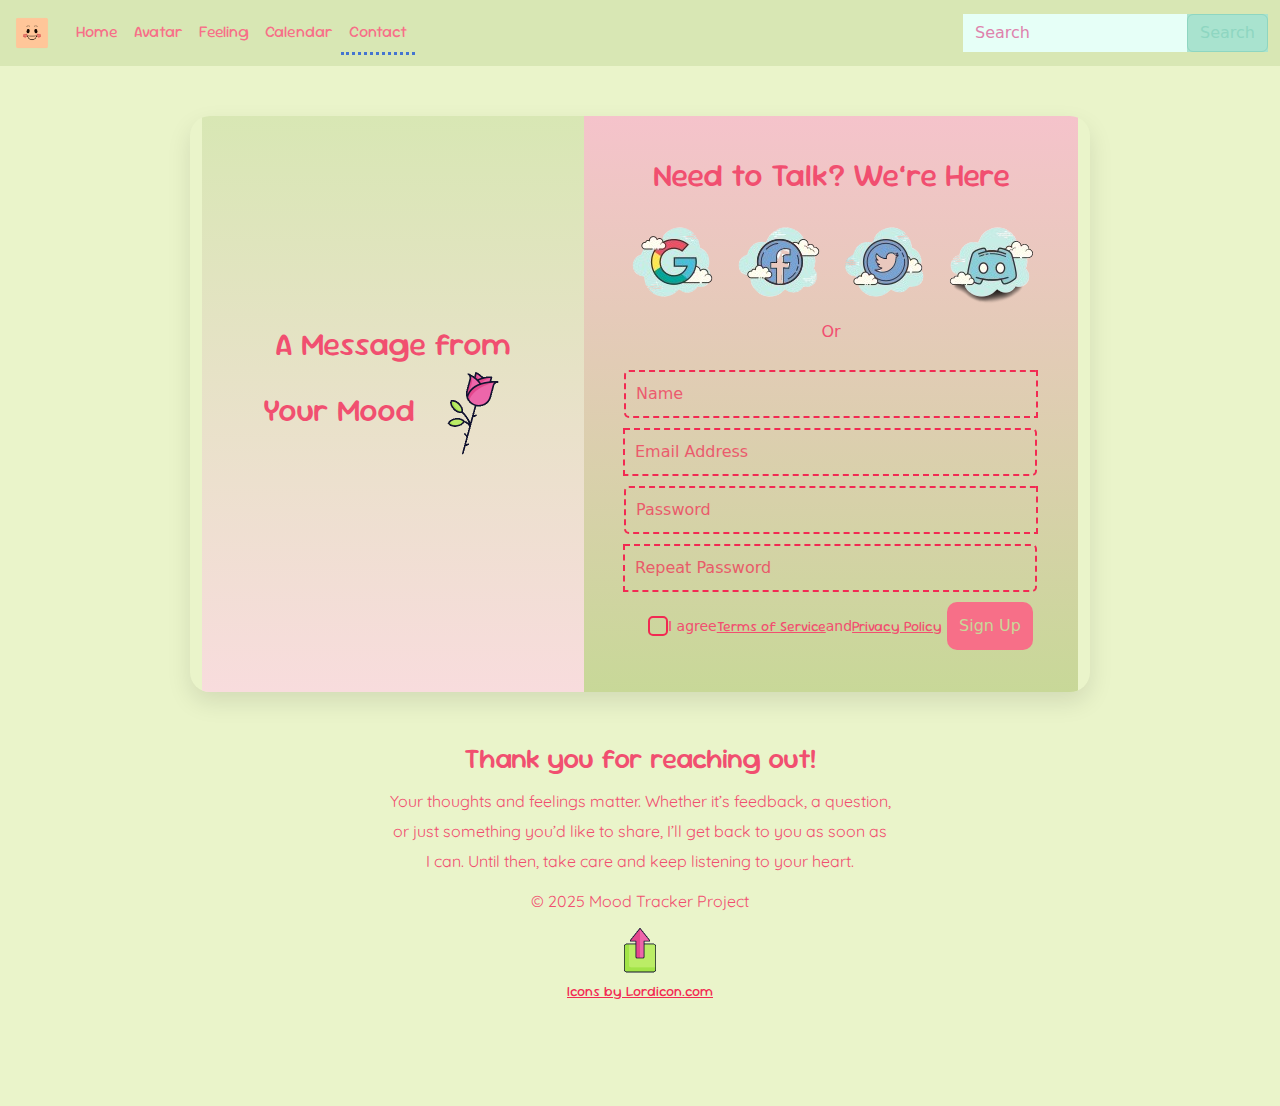
<file: contact.html>
<!DOCTYPE html>
<html lang="en">
  <head>
    <meta charset="UTF-8" />
    <meta name="viewport" content="width=device-width, initial-scale=1.0" />
    <link rel="icon" type="image/png" href="image/happy.png" />
    <title>Contact</title>
    <link
      href="https://cdnjs.cloudflare.com/ajax/libs/font-awesome/6.0.0-beta3/css/all.min.css"
      rel="stylesheet"
    />
    <link
      href="https://cdn.jsdelivr.net/npm/bootstrap@5.3.3/dist/css/bootstrap.min.css"
      rel="stylesheet"
      integrity="sha384-QWTKZyjpPEjISv5WaRU9OFeRpok6YctnYmDr5pNlyT2bRjXh0JMhjY6hW+ALEwIH"
      crossorigin="anonymous"
    />
    <link rel="preconnect" href="https://fonts.googleapis.com" />
    <link rel="preconnect" href="https://fonts.gstatic.com" crossorigin />
    <link
      href="https://fonts.googleapis.com/css2?family=Quicksand:wght@300..700&family=Sour+Gummy:ital,wght@0,100..900;1,100..900&display=swap"
      rel="stylesheet"
    />
    <link rel="stylesheet" href="contact.css" />
    <style>
      nav {
        position: absolute;
        top: 0;
        left: 0;
        width: 100%;
        display: flex;
        justify-content: space-between;
        align-items: center;
        padding: 1rem;
        z-index: 10;
      }

      .bg-nav {
        background-color: rgba(216, 231, 180, 1) !important;
        backdrop-filter: blur(3px);
      }
      .a-text {
        color: #f76f88 !important;
      }

      .active {
        border-bottom: 3px dotted #4475d0;
      }
      .form {
        background-color: rgb(169, 227, 207);
        color: #f8d9eb !important;
      }
      .form-control {
        background-color: #e6fff7 !important;
        color: #e83b8c !important;
      }
      .f-value {
        border: none !important;
        border-radius: 0 !important;
      }
      .f-value::placeholder {
        color: #de82ad;
        opacity: 1;
      }
      .btn-outline-success {
        --bs-btn-color: #8ed6c1 !important;
        --bs-btn-border-color: #8ed6c1 !important;
        --bs-btn-hover-color: #e83b8c !important;
        --bs-btn-hover-bg: #8ed6c1 !important;
        --bs-btn-hover-border-color: #8ed6c1 !important;
        --bs-btn-focus-shadow-rgb: 142, 214, 193 !important;
        --bs-btn-active-color: #f8d9eb !important;
        --bs-btn-active-bg: #8ed6c1 !important;
        --bs-btn-active-border-color: #8ed6c1 !important;
        --bs-btn-active-shadow: inset 0 3px 5px rgba(0, 0, 0, 0.125) !important;
        --bs-btn-disabled-color: #8ed6c1 !important;
        --bs-btn-disabled-bg: transparent !important;
        --bs-btn-disabled-border-color: #8ed6c1 !important;
        --bs-gradient: none !important;
      }
      .btn-primary {
        --bs-btn-color: #d8e7b4 !important;
        --bs-btn-bg: #f196a8 !important;
        --bs-btn-border-color: #f196a8 !important;
        --bs-btn-hover-color: #f5e5ed !important;
        --bs-btn-hover-bg: #f14f70 !important;
        --bs-btn-hover-border-color: #f14f70 !important;
        --bs-btn-focus-shadow-rgb: 153, 128, 235 !important;
        --bs-btn-active-color: #f5e5ed !important;
        --bs-btn-active-bg: #f14f70 !important;
        --bs-btn-active-border-color: #f196a8 !important;
        --bs-btn-active-shadow: inset 0 3px 5px rgba(0, 0, 0, 0.125) !important;
        --bs-btn-disabled-color: #f5e5ed !important;
        --bs-btn-disabled-bg: #f196a8 !important;
        --bs-btn-disabled-border-color: #f196a8 !important;
      }
    </style>
  </head>
  <body>
    <nav class="navbar navbar-expand-lg bg-nav" id="to-top">
      <div class="container-fluid">
        <!-- for logo -->
        <a class="navbar-brand" href="index.html" target="_blank"
          ><img src="image/happy.png" alt="Happy" height="40px"
        /></a>

        <!--buttom-->
        <button
          class="navbar-toggler"
          type="button"
          data-bs-toggle="collapse"
          data-bs-target="#navbarSupportedContent"
          aria-controls="navbarSupportedContent"
          aria-expanded="false"
          aria-label="Toggle navigation"
        >
          <span class="navbar-toggler-icon"></span>
        </button>

        <!--link btn-->
        <div class="collapse navbar-collapse" id="navbarSupportedContent">
          <ul class="navbar-nav me-auto mb-2 mb-lg-0">
            <li class="nav-item">
              <a class="nav-link a-text" aria-current="page" href="index.html"
                >Home</a
              >
            </li>
            <li class="nav-item">
              <a class="nav-link a-text" href="ava.html">Avatar</a>
            </li>
            <li class="nav-item">
              <a class="nav-link a-text" href="feeling.html">Feeling</a>
            </li>

            <li class="nav-item">
              <a class="nav-link a-text" href="cal.html">Calendar</a>
            </li>
            <li class="nav-item">
              <a class="nav-link a-text active" href="contact.html">Contact</a>
            </li>
          </ul>

          <!--form-->
          <form class="d-flex form" role="search">
            <input
              class="form-control me-0 f-value"
              type="search"
              placeholder="Search"
              aria-label="Search"
            />
            <button class="btn btn-outline-success" type="submit">
              Search
            </button>
          </form>
        </div>
      </div>
    </nav>

    <div class="container">
      <div class="left-panel">
        <h1>
          A Message from Your Mood
          <img
            src="image/wired-lineal-1845-rose-hover-pinch.gif"
            alt="rose"
            style="height: 100px"
          />
        </h1>
        <div id="user-avatar"></div>
      </div>

      <div class="right-panel">
        <h2>Need to Talk? We’re Here</h2>
        <div class="social-buttons">
          <a href="#"
            ><img
              src="image/icons8-google-96-removebg-preview.png"
              alt="google"
          /></a>
          <a href="#"
            ><img
              src="image/icons8-facebook-96-removebg-preview.png"
              alt="facebook"
          /></a>

          <a href="#">
            <img
              src="image/icons8-twitter-circled-96-removebg-preview.png"
              alt="twitter"
          /></a>
          <a href="#"
            ><img
              src="image/icons8-discord-96-removebg-preview.png"
              alt="discord"
          /></a>
        </div>
        <p>Or</p>
        <form>
          <div class="input-group">
            <input type="text" placeholder="Name" />
            <input type="email" placeholder="Email Address" />
          </div>
          <div class="input-group">
            <input type="password" placeholder="Password" />
            <input type="password" placeholder="Repeat Password" />
          </div>
          <div class="form-check">
            <label class="custom-checkbox">
              <input type="checkbox" id="agree" />
              <span class="checkmark"></span>
              I agree <a href="#">Terms of Service</a> and
              <a href="#">Privacy Policy</a>
            </label>
            <button type="submit" class="signup-btn">Sign Up</button>
          </div>
        </form>
      </div>
    </div>

    <footer>
      <div class="foot">
        <h3>Thank you for reaching out!</h3>
        <p>
          Your thoughts and feelings matter. Whether it’s feedback, a question,
          <br />
          or just something you’d like to share, I’ll get back to you as soon as
          <br />
          I can. Until then, take care and keep listening to your heart.
        </p>
        <p>© 2025 Mood Tracker Project</p>
        <a href="#to-top"
          ><img
            src="image/wired-lineal-259-share-arrow-hover-pointing.gif"
            alt="top"
            style="height: 50px"
        /></a>
        <br />

        <a href="https://lordicon.com/" class="lord">Icons by Lordicon.com</a>
      </div>
    </footer>
    <script src="https://cdn.jsdelivr.net/npm/bootstrap@5.3.3/dist/js/bootstrap.bundle.min.js"></script>
    <script>
      document.addEventListener("DOMContentLoaded", function () {
        const avatarHtml = localStorage.getItem("savedAvatar");
        if (avatarHtml) {
          document.getElementById("user-avatar").innerHTML = avatarHtml;
        }
      });
    </script>
  </body>
</html>
</file>
<file: contact.css>
* {
  margin: 0;
  padding: 0;
  box-sizing: border-box;
}
body {
  background: #eaf4ca;
  background-size: 400% 400%;
  animation: gradientFlow 15s ease infinite;
  background-repeat: no-repeat;
  margin: 0;
  padding: 0;
}

.container {
  display: flex;
  max-width: 900px;
  margin: 50px auto;
  border-radius: 20px;
  overflow: hidden;
  box-shadow: 0 10px 25px rgba(0, 0, 0, 0.1);
}

.left-panel {
  flex: 1;
  background: linear-gradient(to top, #f8dcdd, #d8e7b4);
  padding: 40px;
  text-align: center;
  display: flex;
  flex-direction: column;
  justify-content: center;
}
.left-panel h1 {
  margin-bottom: 20px;
  font-size: 32px;
  color: #f14f70;
  font-family: "Sour Gummy", sans-serif;
}
.left-panel img {
  max-width: 100%;
  height: auto;
}
.right-panel {
  flex: 1;
  background: linear-gradient(to top, #c8d898, #f5c3cb);
  color: #f14f70;
  padding: 40px;
  display: flex;
  flex-direction: column;
  justify-content: center;
}
.right-panel h2 {
  margin-bottom: 20px;
}

.social-buttons {
  display: flex;
  gap: 10px;
  margin-bottom: 10px;
}

.google,
.discord,
.facebook,
.twitter {
  background: #b2d93d;
  width: 75px;
  height: 75px;
  display: flex;
  justify-content: center;
}
.input-group {
  display: flex;
  gap: 10px;
  margin: 10px 0;
}

input[type="text"],
input[type="email"],
input[type="password"] {
  padding: 10px;
  border-radius: 5px;
  border: 2px dashed #f22a52;
  outline: none;
  background-color: transparent;
  width: 100%;
}
input:focus {
  border-color: #f14f70;
  box-shadow: 0 0 5px #f22a52;
}
.form-check {
  display: flex;
  gap: 5px;
  text-align: center;
}
.custom-checkbox {
  display: flex;
  align-items: center;
  font-size: 14px;
  color: #f14f70;
  cursor: pointer;
  position: relative;
  margin: 10px 0;
  user-select: none;
}
.custom-checkbox input {
  position: absolute;
  left: 0;
  top: 0;
  height: 20px;
  width: 20px;
  opacity: 0;
  cursor: pointer;
  z-index: 2;
}
.checkmark {
  position: relative;
  left: 0;
  top: 0;
  height: 20px;
  width: 20px;
  background-color: transparent;
  border: 2px solid #f22a52;
  border-radius: 5px;
  transition: all 0.3s ease;
  z-index: 1;
}

.custom-checkbox input:checked ~ .checkmark {
  background-color: #b2d93d;
  box-shadow: 0 0 10px #b2d93d;
  border-color: #b2d93d;
}

.checkmark::after {
  content: "";
  position: absolute;
  display: none;
}

.custom-checkbox input:checked ~ .checkmark::after {
  display: block;
  left: 6px;
  top: 2px;
  width: 5px;
  height: 10px;
  border: solid #fff;
  border-width: 0 2px 2px 0;
  transform: rotate(45deg);
  transition: all 0.3s ease;
}
/* input[type="checkbox"]:checked {
  accent-color: #f14f70;
} */

.signup-btn {
  padding: 12px;
  background: #f76f88;
  color: #c8d898;
  border: none;
  border-radius: 10px;
  cursor: pointer;
}
.signup-btn:hover {
  box-shadow: 0 0 10px #b2d93d;
  transform: scale(1.05);
  background-color: #f14f70;
}
p,
h2 {
  text-align: center;
}
h2 {
  color: #f14f70;
  font-family: "Sour Gummy", sans-serif;
  margin-bottom: 20px;
}
::placeholder {
  color: #f22a52;
  opacity: 0.7;
}
.foot {
  text-align: center;
  margin-top: 20px;
  color: #f14f70;
  font-size: 14px;
  font-family: "Sour Gummy", sans-serif;
  line-height: 30px;
}
.foot > p {
  margin: 10px 0;
  color: #f14f70;
  font-size: 16px;
  font-family: "Quicksand", sans-serif;
}
.lord {
  color: #f22a52;
}
footer {
  margin-bottom: 100px;
}
a {
  color: #f14f70;
  font-family: "Sour Gummy", sans-serif;
}
#user-avatar .avatar-base,
#user-avatar .avatar-hair,
#user-avatar .avatar-outfit,
#user-avatar .avatar-accessoryI,
#user-avatar .avatar-accessoryII {
  position: absolute;
  left: 0;
  top: 0;
  width: 260px;
  height: 380px;
  object-fit: contain;
  pointer-events: none;
}

#user-avatar .avatar-container {
  position: relative;
  width: 260px;
  height: 380px;
  margin: -150px auto 0 auto;
}
#user-avatar img[src=""] {
  display: none;
}
@media (max-width: 480px) {
  .container {
    display: flex;
    flex-direction: column;
    padding: 1rem;
  }
  #user-avatar {
    display: flex !important;
    justify-content: center !important;
    align-items: center !important;
    width: 100% !important;
    min-height: 220px !important;
    margin: 0 auto !important;
    padding: 0 !important;
  }
  #user-avatar .avatar-container,
  #user-avatar .avatar-base,
  #user-avatar .avatar-hair,
  #user-avatar .avatar-outfit,
  #user-avatar .avatar-accessoryI,
  #user-avatar .avatar-accessoryII {
    width: 140px !important;
    height: 200px !important;
    min-width: 100px !important;
    min-height: 140px !important;
    max-width: 90vw !important;
    max-height: 60vw !important;
    margin: 0 auto !important;
    display: block !important;
    position: absolute;
    left: 0;
    right: 0;
  }
  #user-avatar img[src=""] {
    display: none !important;
  }

  #user-avatar .avatar-container {
    position: relative !important;
    width: 140px !important;
    height: 200px !important;
    margin: 0 auto !important;
  }
  .left-panel,
  .right-panel {
    width: 100%;
    margin-bottom: 1.5rem;
  }

  .left-panel h1 {
    font-size: 1.5rem;
  }

  .left-panel img {
    height: 80px !important;
  }

  .right-panel h2 {
    font-size: 1.25rem;
    margin-bottom: 1rem;
  }

  .social-buttons a img {
    width: 40px;
    height: 40px;
    margin: 0 0.3rem;
  }

  form .input-group {
    display: flex;
    flex-direction: column;
    gap: 0.8rem;
  }

  form .input-group input {
    width: 100%;
    padding: 0.5rem;
  }

  .form-check label {
    font-size: 0.9rem;
  }

  .signup-btn {
    width: 100%;
    margin-top: 1rem;
    padding: 0.6rem;
  }

  footer .foot h3 {
    font-size: 1.2rem;
  }

  footer .foot p {
    font-size: 0.9rem;
  }

  footer .foot img {
    height: 40px !important;
  }
}
</file>
